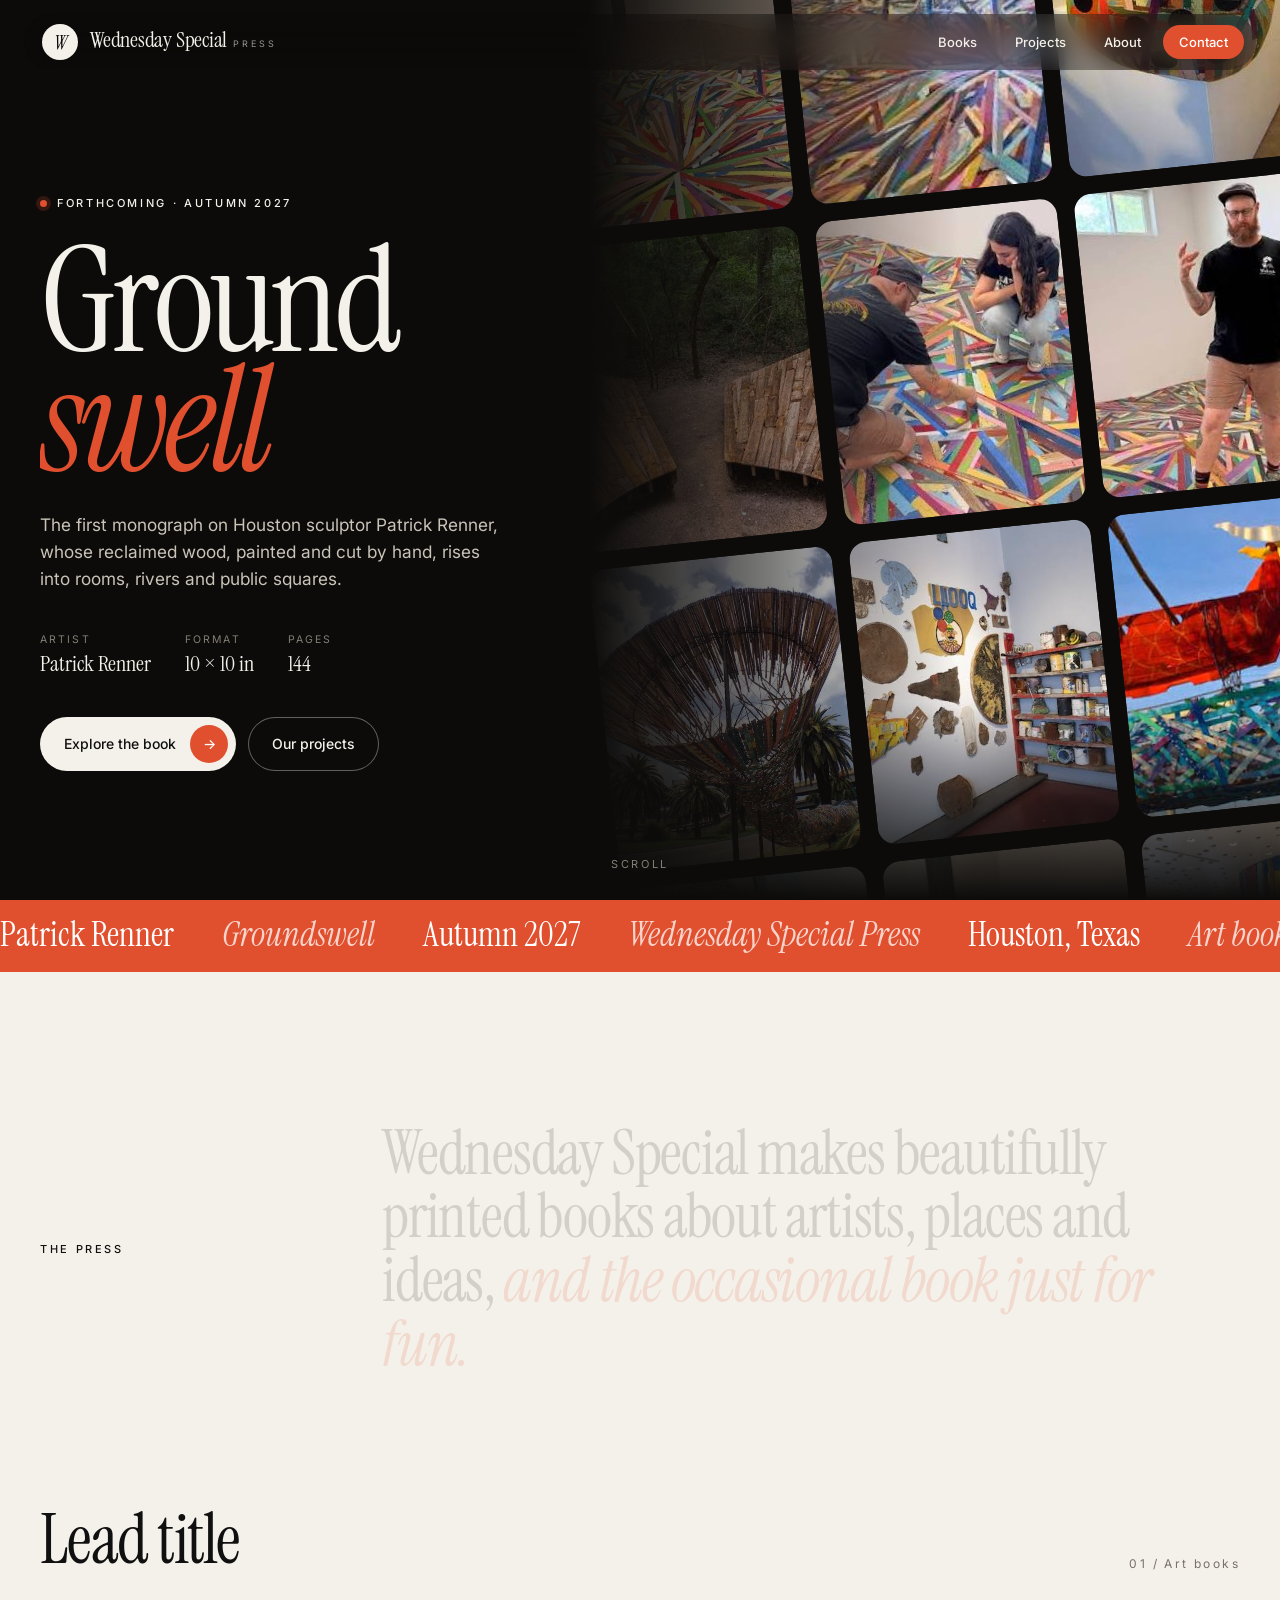
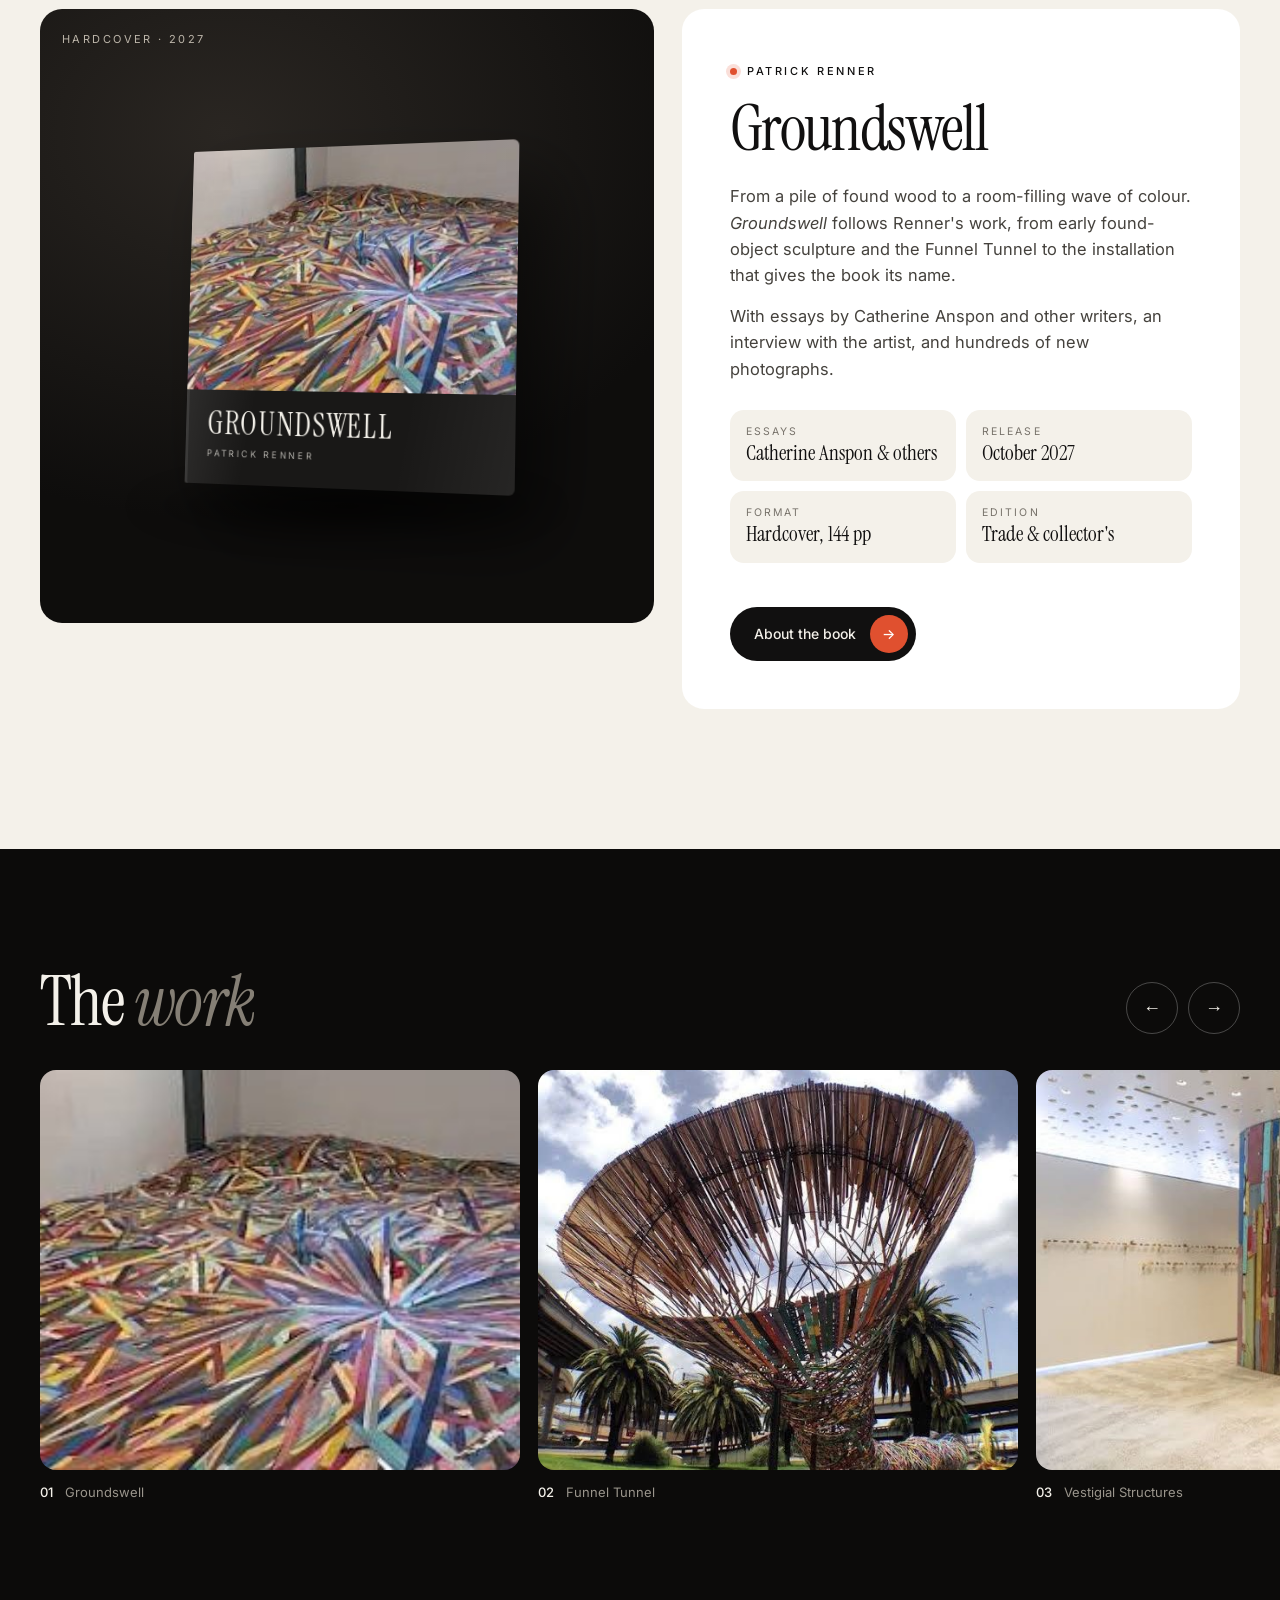
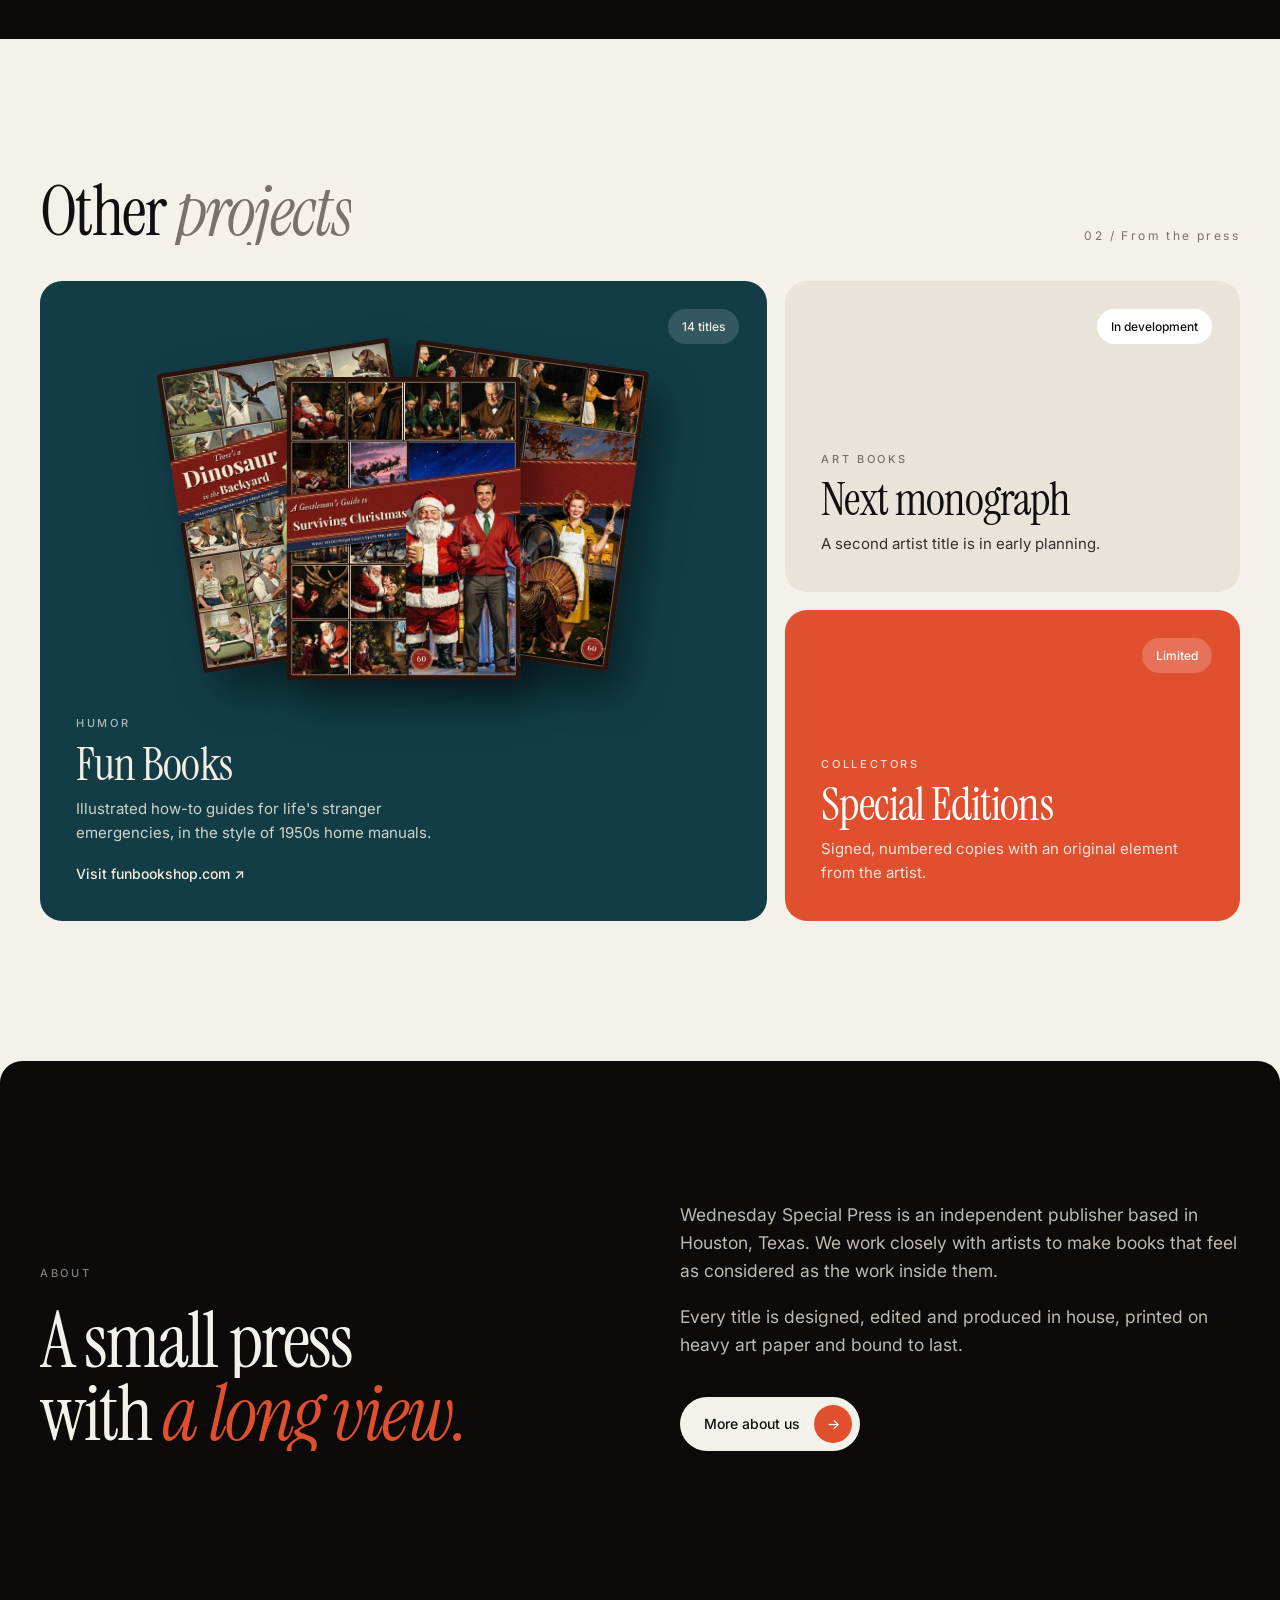
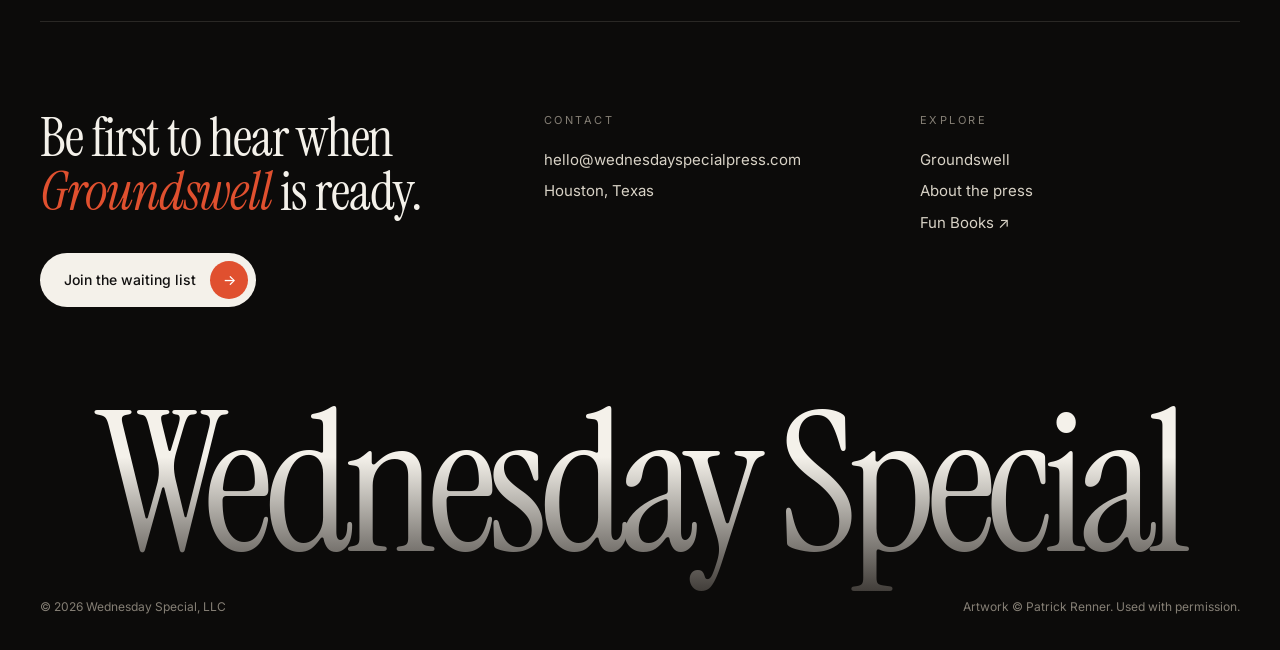
<file: index.html>
<!doctype html><html lang="en"><head><meta charset="utf-8"><meta name="viewport" content="width=device-width,initial-scale=1">
<title>Wednesday Special Press</title><meta name="description" content="Independent art book publisher in Houston, Texas. Lead title: Groundswell by Patrick Renner, autumn 2027."><meta name="theme-color" content="#0C0B0A">
<meta property="og:title" content="Wednesday Special Press"><meta property="og:description" content="Independent art book publisher in Houston, Texas. Lead title: Groundswell by Patrick Renner, autumn 2027."><meta property="og:image" content="https://wednesdayspecialpress.com/assets/img/groundswell-room.jpg">
<script>document.documentElement.classList.add('js')</script>
<link rel="icon" href="assets/favicon.svg"><link rel="preconnect" href="https://fonts.googleapis.com"><link rel="preconnect" href="https://fonts.gstatic.com" crossorigin><link href="https://fonts.googleapis.com/css2?family=Instrument+Serif:ital@0;1&family=Inter:wght@300;400;500;600&display=swap" rel="stylesheet"><link rel="stylesheet" href="assets/style.css"></head><body>
<header class="hdr"><div class="bar"><a class="logo" href="./" aria-label="Wednesday Special Press, home"><span class="mark"><i>W</i></span><span><b>Wednesday Special</b><small>Press</small></span></a><ul><li><a href="groundswell/"><span>Books</span></a></li><li><a href="#projects"><span>Projects</span></a></li><li><a href="about/"><span>About</span></a></li><li><a href="contact/"><span>Contact</span></a></li></ul><button class="burger" data-menu>Menu</button></div></header>
<div class="mobile-menu" id="mm"><div class="top"><a class="logo" href="./" aria-label="Wednesday Special Press, home"><span class="mark"><i>W</i></span><span><b>Wednesday Special</b><small>Press</small></span></a><button class="burger" data-menu>Close</button></div><ul><li><a href="./">Home</a></li><li><a href="groundswell/">Books</a></li><li><a href="#projects">Projects</a></li><li><a href="about/">About</a></li><li><a href="contact/">Contact</a></li></ul><div class="mfoot">hello@wednesdayspecialpress.com<br>Houston, Texas</div></div>
<main><section class="hero" data-dark><div class="wall" aria-hidden="true"><div class="col"><img src="assets/img/groundswell-room.jpg" alt=""><img src="assets/img/forest-benches.jpg" alt=""><img src="assets/img/funnel-tunnel.jpg" alt=""><img src="assets/img/canopy-portrait.jpg" alt=""><img src="assets/img/groundswell-room.jpg" alt=""><img src="assets/img/forest-benches.jpg" alt=""><img src="assets/img/funnel-tunnel.jpg" alt=""><img src="assets/img/canopy-portrait.jpg" alt=""></div><div class="col"><img src="assets/img/groundswell-wide.jpg" alt=""><img src="assets/img/groundswell-making.jpg" alt=""><img src="assets/img/studio-wall.jpg" alt=""><img src="assets/img/groundswell-floor.jpg" alt=""><img src="assets/img/groundswell-wide.jpg" alt=""><img src="assets/img/groundswell-making.jpg" alt=""><img src="assets/img/studio-wall.jpg" alt=""><img src="assets/img/groundswell-floor.jpg" alt=""></div><div class="col"><img src="assets/img/dotted-form.jpg" alt=""><img src="assets/img/groundswell-artist.jpg" alt=""><img src="assets/img/dragon.jpg" alt=""><img src="assets/img/vestigial-column.jpg" alt=""><img src="assets/img/dotted-form.jpg" alt=""><img src="assets/img/groundswell-artist.jpg" alt=""><img src="assets/img/dragon.jpg" alt=""><img src="assets/img/vestigial-column.jpg" alt=""></div></div>
<div class="copy"><span class="eyebrow dot rv">Forthcoming · Autumn 2027</span>
<h1 class="split"><span class="ln"><span>Ground</span></span><span class="ln"><span><i>swell</i></span></span></h1>
<p class="lede rv d1">The first monograph on Houston sculptor Patrick Renner, whose reclaimed wood, painted and cut by hand, rises into rooms, rivers and public squares.</p>
<div class="meta rv d2"><div><span>Artist</span><b>Patrick Renner</b></div><div><span>Format</span><b>10 × 10 in</b></div><div><span>Pages</span><b>144</b></div></div>
<div class="btns rv d3"><a class="btn light" href="groundswell/">Explore the book <span class="ar">→</span></a><a class="btn ghost" href="#projects">Our projects</a></div></div>
<span class="scrollcue">Scroll</span></section>
<div class="ticker" aria-hidden="true"><div><span>Patrick Renner</span> <span>Groundswell</span> <span>Autumn 2027</span> <span>Wednesday Special Press</span> <span>Houston, Texas</span> <span>Art books</span> <span>and the occasional book just for fun</span> <span>Patrick Renner</span> <span>Groundswell</span> <span>Autumn 2027</span> <span>Wednesday Special Press</span> <span>Houston, Texas</span> <span>Art books</span> <span>and the occasional book just for fun</span></div></div>
<div class="wrap"><section class="statement"><span class="eyebrow rv">The Press</span>
<h2 data-words>Wednesday Special makes beautifully printed books about artists, places and ideas, <i>and the occasional book just for fun.</i></h2></section>
<div class="sec-head"><h3 class="split"><span class="ln"><span>Lead title</span></span></h3><span class="num rv">01 / Art books</span></div>
<section class="feature"><a class="bookstage rv" href="groundswell/" aria-label="Groundswell"><span class="stage-tag">Hardcover · 2027</span><div class="book"><img src="assets/img/groundswell-star.jpg" alt=""><div class="t"><b>GROUNDSWELL</b><span>Patrick Renner</span></div></div></a>
<div class="fcard rv d1"><div><span class="eyebrow dot">Patrick Renner</span><h4>Groundswell</h4>
<p>From a pile of found wood to a room-filling wave of colour. <i>Groundswell</i> follows Renner's work, from early found-object sculpture and the Funnel Tunnel to the installation that gives the book its name.</p>
<p>With essays by Catherine Anspon and other writers, an interview with the artist, and hundreds of new photographs.</p>
<div class="specs"><div><span>Essays</span><b>Catherine Anspon &amp; others</b></div><div><span>Release</span><b>October 2027</b></div><div><span>Format</span><b>Hardcover, 144 pp</b></div><div><span>Edition</span><b>Trade &amp; collector's</b></div></div></div>
<div class="btns"><a class="btn" href="groundswell/">About the book <span class="ar">→</span></a></div></div></section></div>
<section class="hscroll" data-track><div class="wrap"><div class="sec-head"><h3 class="split"><span class="ln"><span>The <i>work</i></span></span></h3><div class="hnav"><button data-dir="-1" aria-label="Previous">←</button><button data-dir="1" aria-label="Next">→</button></div></div></div>
<div class="track"><figure><img src="assets/img/groundswell-wide.jpg" alt="Groundswell" loading="lazy" draggable="false"><figcaption><b>01</b>Groundswell</figcaption></figure><figure><img src="assets/img/funnel-tunnel.jpg" alt="Funnel Tunnel" loading="lazy" draggable="false"><figcaption><b>02</b>Funnel Tunnel</figcaption></figure><figure><img src="assets/img/vestigial-column.jpg" alt="Vestigial Structures" loading="lazy" draggable="false"><figcaption><b>03</b>Vestigial Structures</figcaption></figure><figure><img src="assets/img/canopy-portrait.jpg" alt="Woven canopy" loading="lazy" draggable="false"><figcaption><b>04</b>Woven canopy</figcaption></figure><figure><img src="assets/img/head-sculpture.jpg" alt="Found-object head" loading="lazy" draggable="false"><figcaption><b>05</b>Found-object head</figcaption></figure><figure><img src="assets/img/forest-benches.jpg" alt="Benches in the woods" loading="lazy" draggable="false"><figcaption><b>06</b>Benches in the woods</figcaption></figure><figure><img src="assets/img/dragon.jpg" alt="Parade sculpture" loading="lazy" draggable="false"><figcaption><b>07</b>Parade sculpture</figcaption></figure><figure><img src="assets/img/round-1.jpg" alt="Wall piece" loading="lazy" draggable="false"><figcaption><b>08</b>Wall piece</figcaption></figure><figure><img src="assets/img/studio-wall.jpg" alt="Studio wall" loading="lazy" draggable="false"><figcaption><b>09</b>Studio wall</figcaption></figure><figure><img src="assets/img/groundswell-artist.jpg" alt="Inside Groundswell" loading="lazy" draggable="false"><figcaption><b>10</b>Inside Groundswell</figcaption></figure></div></section>
<section class="projects-sec" id="projects"><div class="wrap"><div class="sec-head"><h3 class="split"><span class="ln"><span>Other <i>projects</i></span></span></h3><span class="num rv">02 / From the press</span></div>
<div class="bento"><a class="tile fun rv" href="https://funbookshop.com"><span class="pill">14 titles</span><div class="fan"><img src="assets/img/funbooks-1.jpg" alt=""><img src="assets/img/funbooks-2.jpg" alt=""><img src="assets/img/funbooks-3.jpg" alt=""></div>
<span class="eyebrow" style="opacity:.7">Humor</span><h5>Fun Books</h5><p>Illustrated how-to guides for life's stranger emergencies, in the style of 1950s home manuals.</p><span class="go">Visit funbookshop.com ↗</span></a>
<div class="tile soft rv d1"><span class="pill">In development</span><span class="eyebrow" style="color:var(--mute)">Art books</span><h5>Next monograph</h5><p>A second artist title is in early planning.</p></div>
<div class="tile acc rv d2"><span class="pill">Limited</span><span class="eyebrow" style="opacity:.8">Collectors</span><h5>Special Editions</h5><p>Signed, numbered copies with an original element from the artist.</p></div></div></div></section>
<section class="about"><div class="wrap"><div><span class="eyebrow rv" style="color:#857F75">About</span><h3 class="split" style="margin-top:20px"><span class="ln"><span>A small press</span></span><span class="ln"><span>with <i>a long view.</i></span></span></h3></div>
<div class="rv d1"><p>Wednesday Special Press is an independent publisher based in Houston, Texas. We work closely with artists to make books that feel as considered as the work inside them.</p><p>Every title is designed, edited and produced in house, printed on heavy art paper and bound to last.</p><div class="btns"><a class="btn light" href="about/">More about us <span class="ar">→</span></a></div></div></div></section></main>
<footer><div class="wrap"><div class="cta"><div class="rv"><h6>Be first to hear when<br><i>Groundswell</i> is ready.</h6><a class="btn light" style="margin-top:26px" href="mailto:hello@wednesdayspecialpress.com?subject=Groundswell%20waiting%20list">Join the waiting list <span class="ar">→</span></a></div>
<div class="rv d1"><span class="lab">Contact</span><ul><li><a href="mailto:hello@wednesdayspecialpress.com">hello@wednesdayspecialpress.com</a></li><li>Houston, Texas</li></ul></div>
<div class="rv d2"><span class="lab">Explore</span><ul><li><a href="groundswell/">Groundswell</a></li><li><a href="about/">About the press</a></li><li><a href="https://funbookshop.com">Fun Books ↗</a></li></ul></div></div>
<div class="giant" aria-hidden="true">Wednesday Special</div>
<div class="base"><span>© 2026 Wednesday Special, LLC</span><span>Artwork © Patrick Renner. Used with permission.</span></div></div></footer>
<script src="assets/site.js"></script></body></html>
</file>
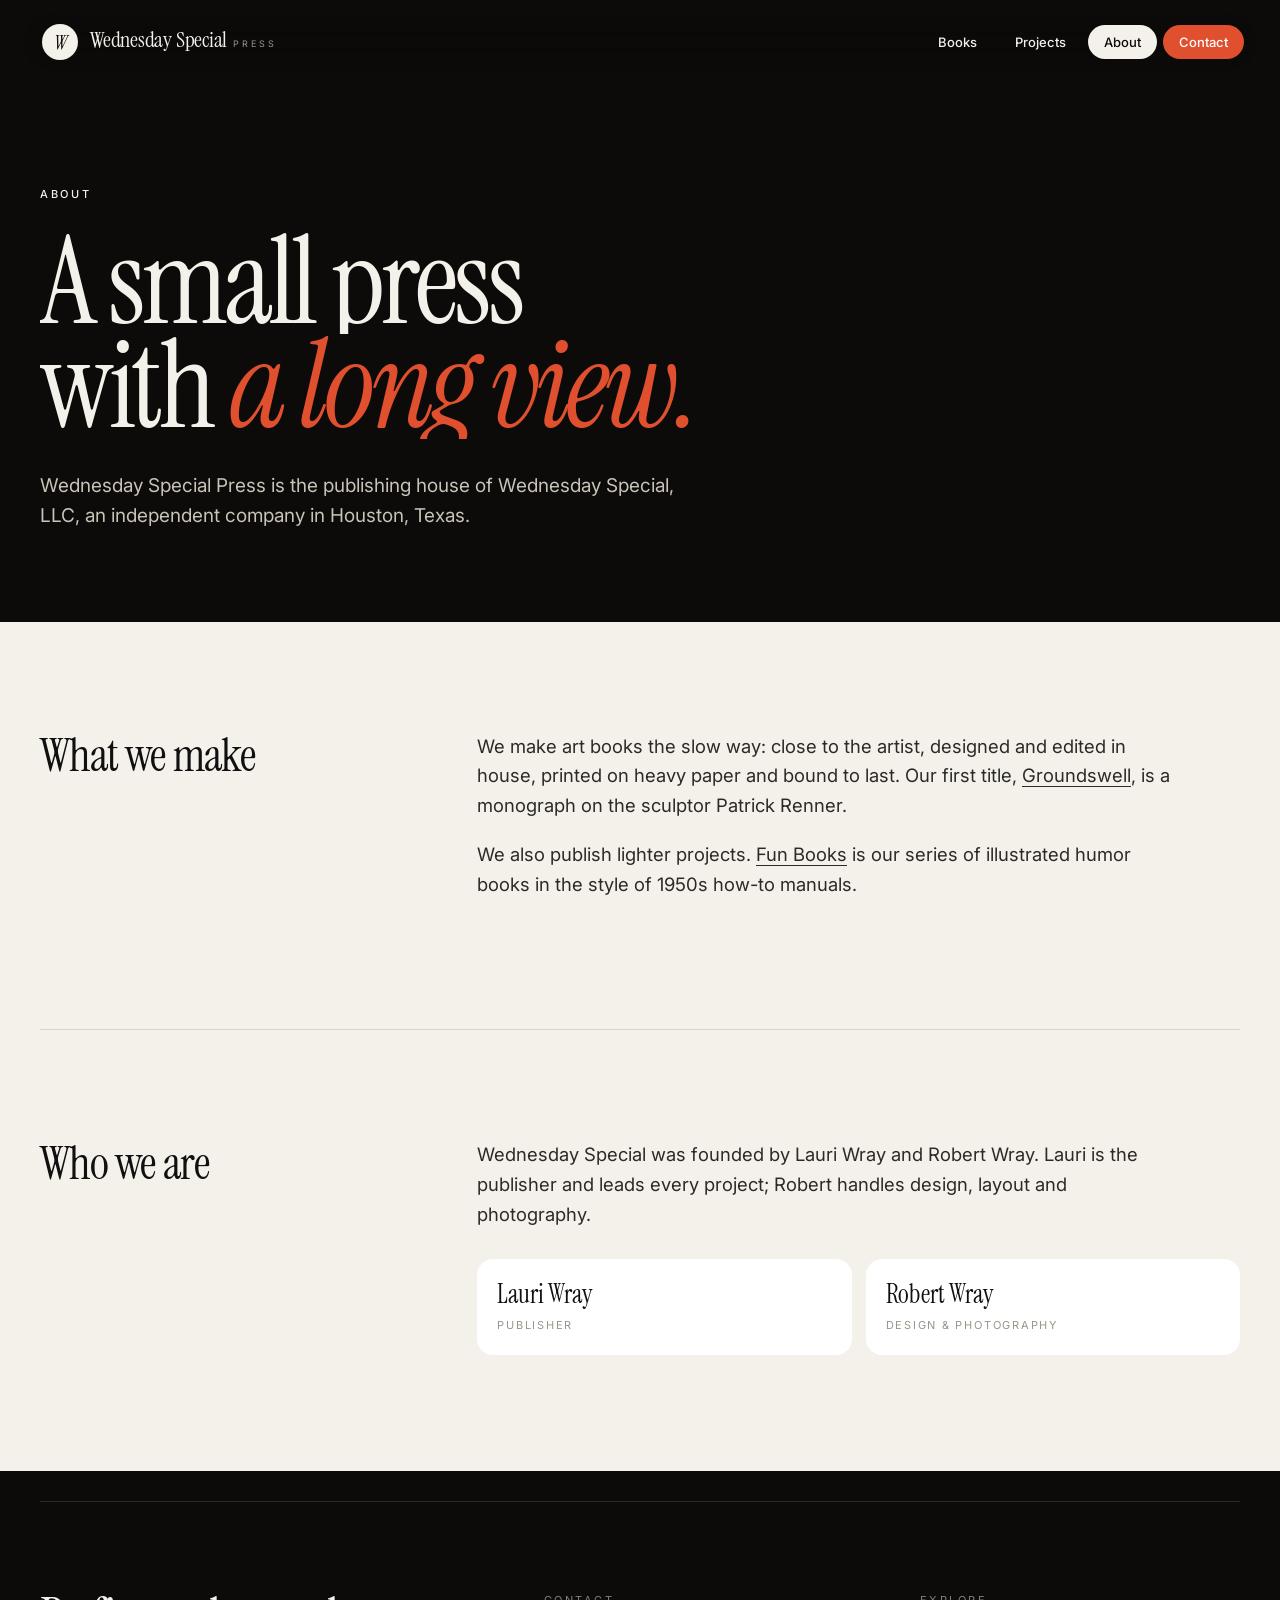
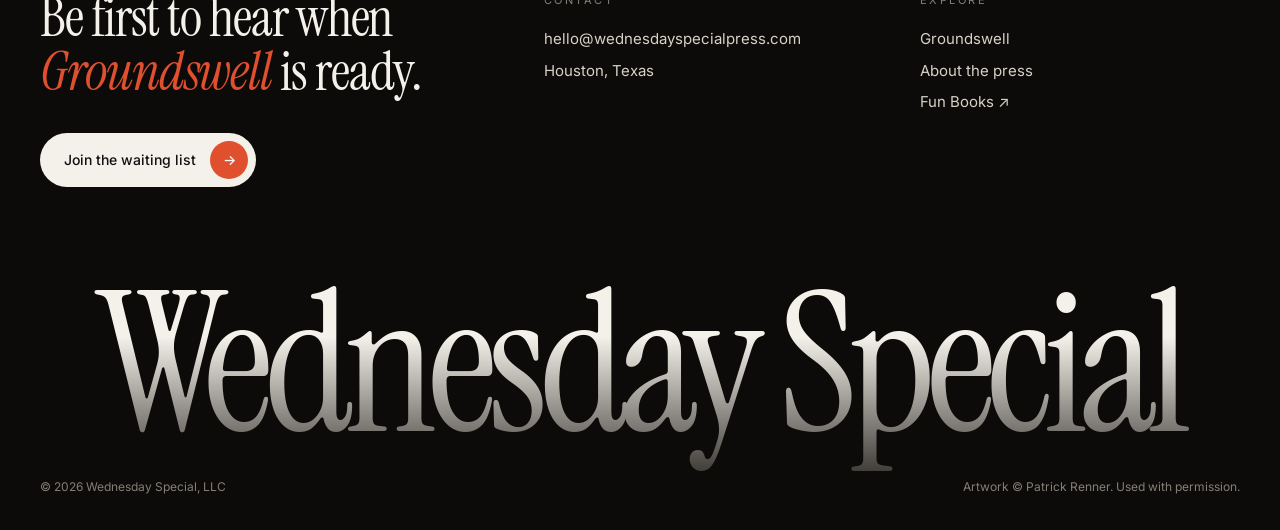
<file: about/index.html>
<!doctype html><html lang="en"><head><meta charset="utf-8"><meta name="viewport" content="width=device-width,initial-scale=1">
<title>About · Wednesday Special Press</title><meta name="description" content="About Wednesday Special Press, an independent art book publisher in Houston, Texas."><meta name="theme-color" content="#0C0B0A">
<meta property="og:title" content="About · Wednesday Special Press"><meta property="og:description" content="About Wednesday Special Press, an independent art book publisher in Houston, Texas."><meta property="og:image" content="https://wednesdayspecialpress.com/assets/img/groundswell-room.jpg">
<script>document.documentElement.classList.add('js')</script>
<link rel="icon" href="../assets/favicon.svg"><link rel="preconnect" href="https://fonts.googleapis.com"><link rel="preconnect" href="https://fonts.gstatic.com" crossorigin><link href="https://fonts.googleapis.com/css2?family=Instrument+Serif:ital@0;1&family=Inter:wght@300;400;500;600&display=swap" rel="stylesheet"><link rel="stylesheet" href="../assets/style.css"></head><body>
<header class="hdr"><div class="bar"><a class="logo" href="../" aria-label="Wednesday Special Press, home"><span class="mark"><i>W</i></span><span><b>Wednesday Special</b><small>Press</small></span></a><ul><li><a href="../groundswell/"><span>Books</span></a></li><li><a href="../index.html#projects"><span>Projects</span></a></li><li><a href="../about/" class=on><span>About</span></a></li><li><a href="../contact/"><span>Contact</span></a></li></ul><button class="burger" data-menu>Menu</button></div></header>
<div class="mobile-menu" id="mm"><div class="top"><a class="logo" href="../" aria-label="Wednesday Special Press, home"><span class="mark"><i>W</i></span><span><b>Wednesday Special</b><small>Press</small></span></a><button class="burger" data-menu>Close</button></div><ul><li><a href="../">Home</a></li><li><a href="../groundswell/">Books</a></li><li><a href="../index.html#projects">Projects</a></li><li><a href="../about/">About</a></li><li><a href="../contact/">Contact</a></li></ul><div class="mfoot">hello@wednesdayspecialpress.com<br>Houston, Texas</div></div>
<main><section class="page-hero" data-dark><div class="wrap"><span class="eyebrow rv">About</span><h1 class="split"><span class="ln"><span>A small press</span></span><span class="ln"><span>with <i>a long view.</i></span></span></h1>
<p class="rv d1">Wednesday Special Press is the publishing house of Wednesday Special, LLC, an independent company in Houston, Texas.</p></div></section>
<div class="wrap"><section class="prose"><h3 class="rv">What we make</h3><div class="rv d1"><p>We make art books the slow way: close to the artist, designed and edited in house, printed on heavy paper and bound to last. Our first title, <a class="u" href="../groundswell/">Groundswell</a>, is a monograph on the sculptor Patrick Renner.</p>
<p>We also publish lighter projects. <a class="u" href="https://funbookshop.com">Fun Books</a> is our series of illustrated humor books in the style of 1950s how-to manuals.</p></div></section>
<section class="prose light-people"><h3 class="rv">Who we are</h3><div class="rv d1"><p>Wednesday Special was founded by Lauri Wray and Robert Wray. Lauri is the publisher and leads every project; Robert handles design, layout and photography.</p><div class="people"><div><b>Lauri Wray</b><span>Publisher</span></div><div><b>Robert Wray</b><span>Design &amp; Photography</span></div></div></div></section></div></main>
<footer><div class="wrap"><div class="cta"><div class="rv"><h6>Be first to hear when<br><i>Groundswell</i> is ready.</h6><a class="btn light" style="margin-top:26px" href="mailto:hello@wednesdayspecialpress.com?subject=Groundswell%20waiting%20list">Join the waiting list <span class="ar">→</span></a></div>
<div class="rv d1"><span class="lab">Contact</span><ul><li><a href="mailto:hello@wednesdayspecialpress.com">hello@wednesdayspecialpress.com</a></li><li>Houston, Texas</li></ul></div>
<div class="rv d2"><span class="lab">Explore</span><ul><li><a href="../groundswell/">Groundswell</a></li><li><a href="../about/">About the press</a></li><li><a href="https://funbookshop.com">Fun Books ↗</a></li></ul></div></div>
<div class="giant" aria-hidden="true">Wednesday Special</div>
<div class="base"><span>© 2026 Wednesday Special, LLC</span><span>Artwork © Patrick Renner. Used with permission.</span></div></div></footer>
<script src="../assets/site.js"></script></body></html>
</file>
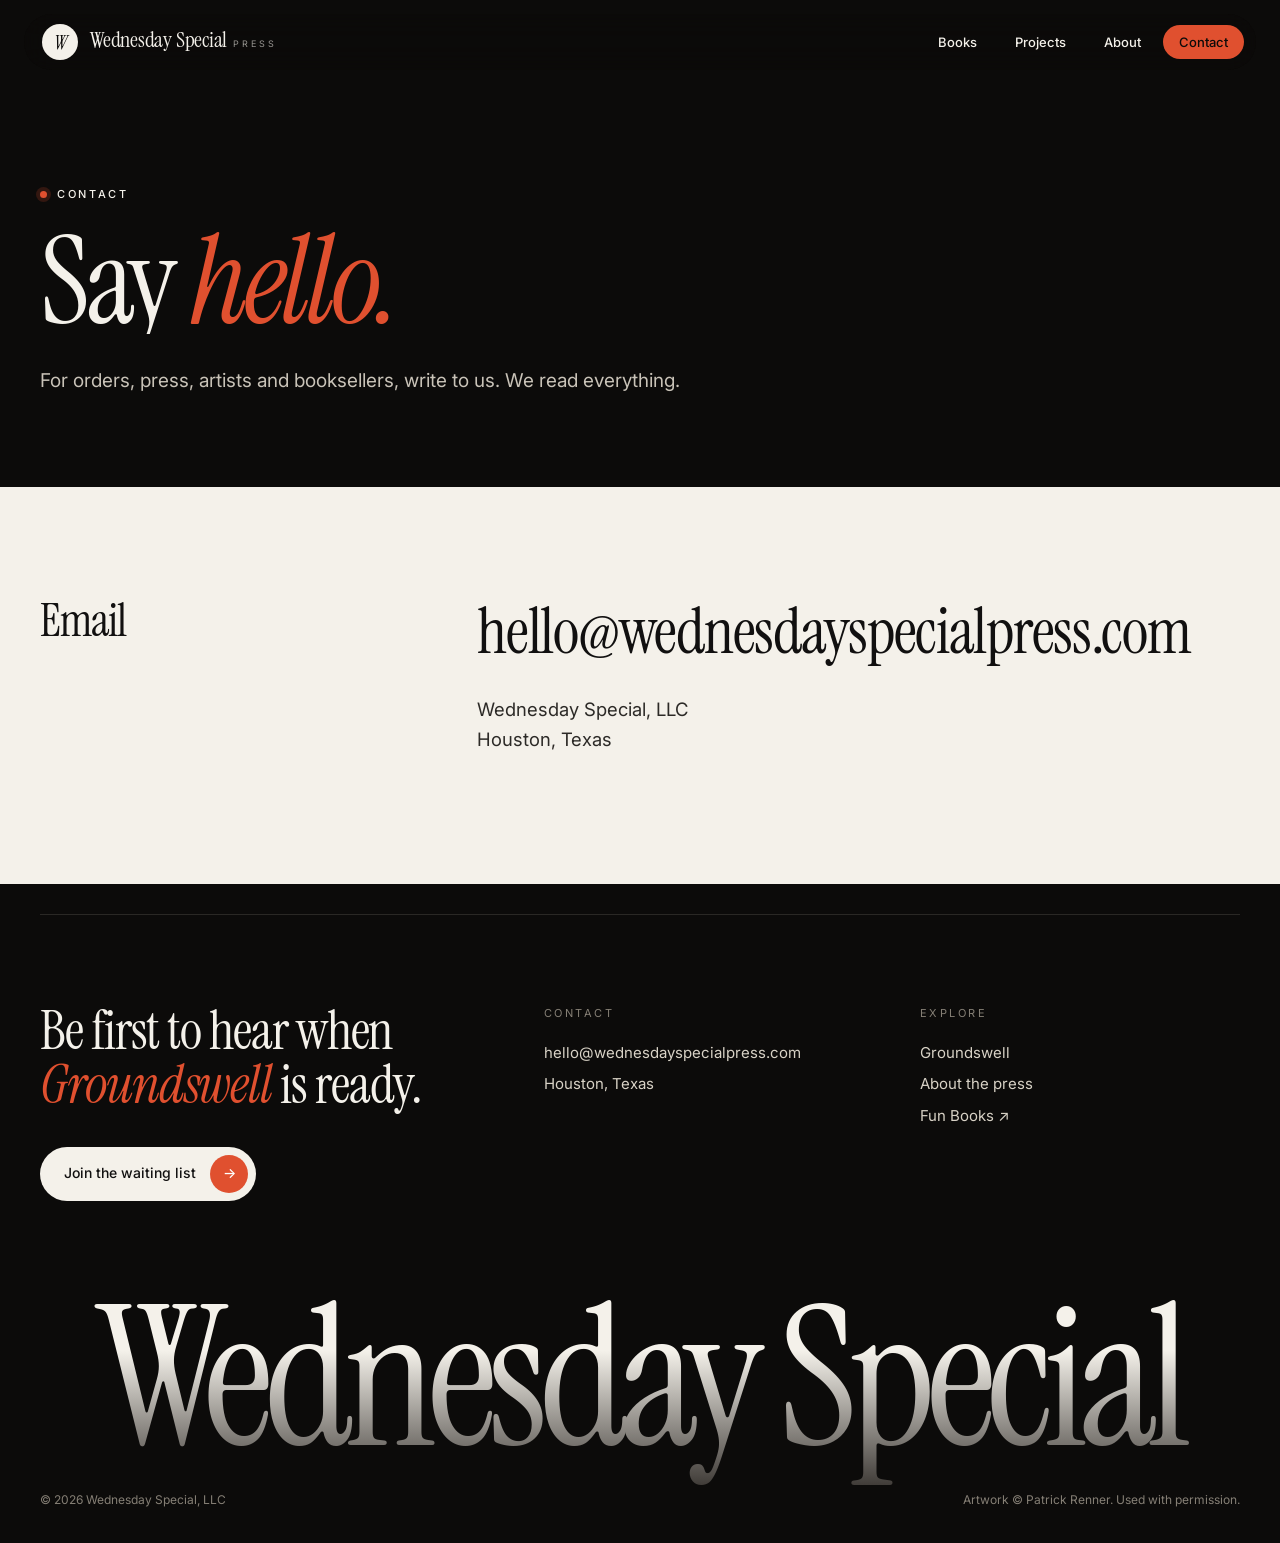
<file: contact/index.html>
<!doctype html><html lang="en"><head><meta charset="utf-8"><meta name="viewport" content="width=device-width,initial-scale=1">
<title>Contact · Wednesday Special Press</title><meta name="description" content="Contact Wednesday Special Press."><meta name="theme-color" content="#0C0B0A">
<meta property="og:title" content="Contact · Wednesday Special Press"><meta property="og:description" content="Contact Wednesday Special Press."><meta property="og:image" content="https://wednesdayspecialpress.com/assets/img/groundswell-room.jpg">
<script>document.documentElement.classList.add('js')</script>
<link rel="icon" href="../assets/favicon.svg"><link rel="preconnect" href="https://fonts.googleapis.com"><link rel="preconnect" href="https://fonts.gstatic.com" crossorigin><link href="https://fonts.googleapis.com/css2?family=Instrument+Serif:ital@0;1&family=Inter:wght@300;400;500;600&display=swap" rel="stylesheet"><link rel="stylesheet" href="../assets/style.css"></head><body>
<header class="hdr"><div class="bar"><a class="logo" href="../" aria-label="Wednesday Special Press, home"><span class="mark"><i>W</i></span><span><b>Wednesday Special</b><small>Press</small></span></a><ul><li><a href="../groundswell/"><span>Books</span></a></li><li><a href="../index.html#projects"><span>Projects</span></a></li><li><a href="../about/"><span>About</span></a></li><li><a href="../contact/" class=on><span>Contact</span></a></li></ul><button class="burger" data-menu>Menu</button></div></header>
<div class="mobile-menu" id="mm"><div class="top"><a class="logo" href="../" aria-label="Wednesday Special Press, home"><span class="mark"><i>W</i></span><span><b>Wednesday Special</b><small>Press</small></span></a><button class="burger" data-menu>Close</button></div><ul><li><a href="../">Home</a></li><li><a href="../groundswell/">Books</a></li><li><a href="../index.html#projects">Projects</a></li><li><a href="../about/">About</a></li><li><a href="../contact/">Contact</a></li></ul><div class="mfoot">hello@wednesdayspecialpress.com<br>Houston, Texas</div></div>
<main><section class="page-hero" data-dark><div class="wrap"><span class="eyebrow dot rv">Contact</span><h1 class="split"><span class="ln"><span>Say <i>hello.</i></span></span></h1>
<p class="rv d1">For orders, press, artists and booksellers, write to us. We read everything.</p></div></section>
<div class="wrap"><section class="prose"><h3 class="rv">Email</h3><div class="rv d1"><a class="contact-big" href="mailto:hello@wednesdayspecialpress.com">hello@wednesdayspecialpress.com</a><p style="margin-top:28px">Wednesday Special, LLC<br>Houston, Texas</p></div></section></div></main>
<footer><div class="wrap"><div class="cta"><div class="rv"><h6>Be first to hear when<br><i>Groundswell</i> is ready.</h6><a class="btn light" style="margin-top:26px" href="mailto:hello@wednesdayspecialpress.com?subject=Groundswell%20waiting%20list">Join the waiting list <span class="ar">→</span></a></div>
<div class="rv d1"><span class="lab">Contact</span><ul><li><a href="mailto:hello@wednesdayspecialpress.com">hello@wednesdayspecialpress.com</a></li><li>Houston, Texas</li></ul></div>
<div class="rv d2"><span class="lab">Explore</span><ul><li><a href="../groundswell/">Groundswell</a></li><li><a href="../about/">About the press</a></li><li><a href="https://funbookshop.com">Fun Books ↗</a></li></ul></div></div>
<div class="giant" aria-hidden="true">Wednesday Special</div>
<div class="base"><span>© 2026 Wednesday Special, LLC</span><span>Artwork © Patrick Renner. Used with permission.</span></div></div></footer>
<script src="../assets/site.js"></script></body></html>
</file>
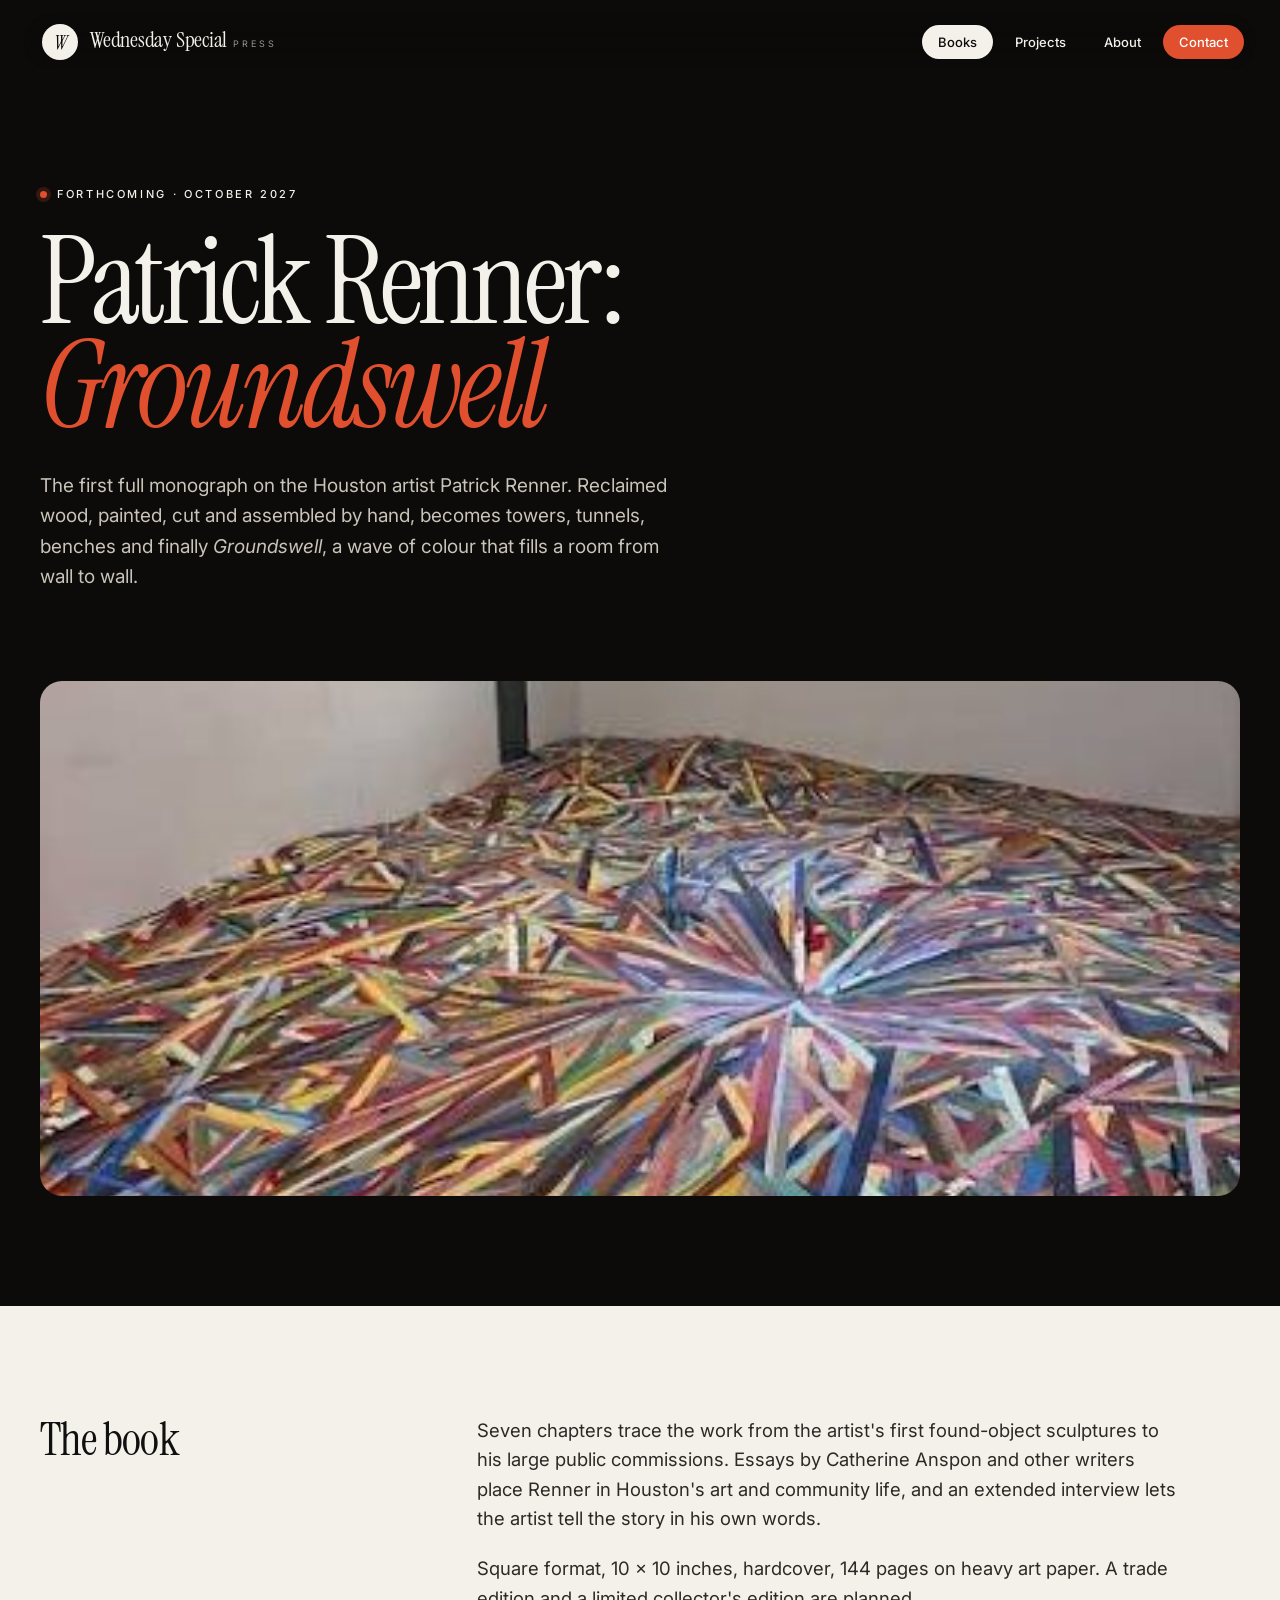
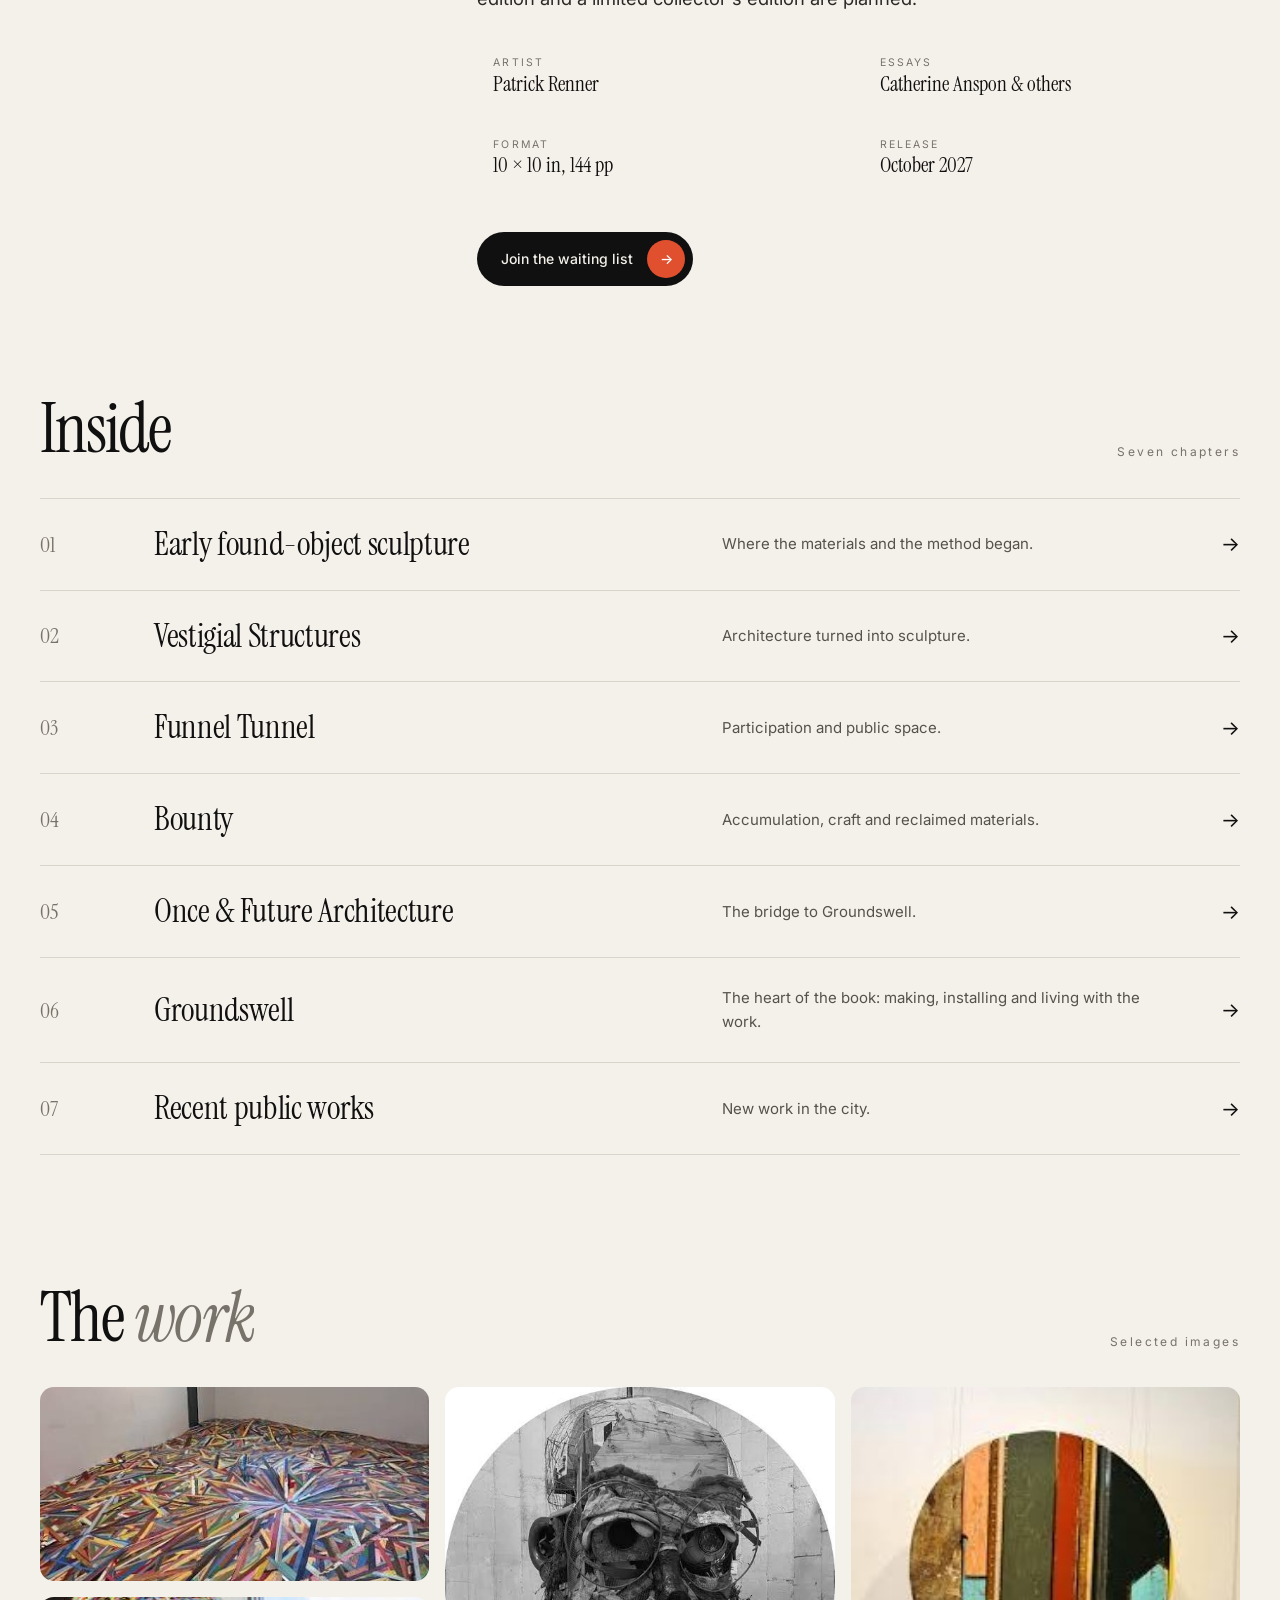
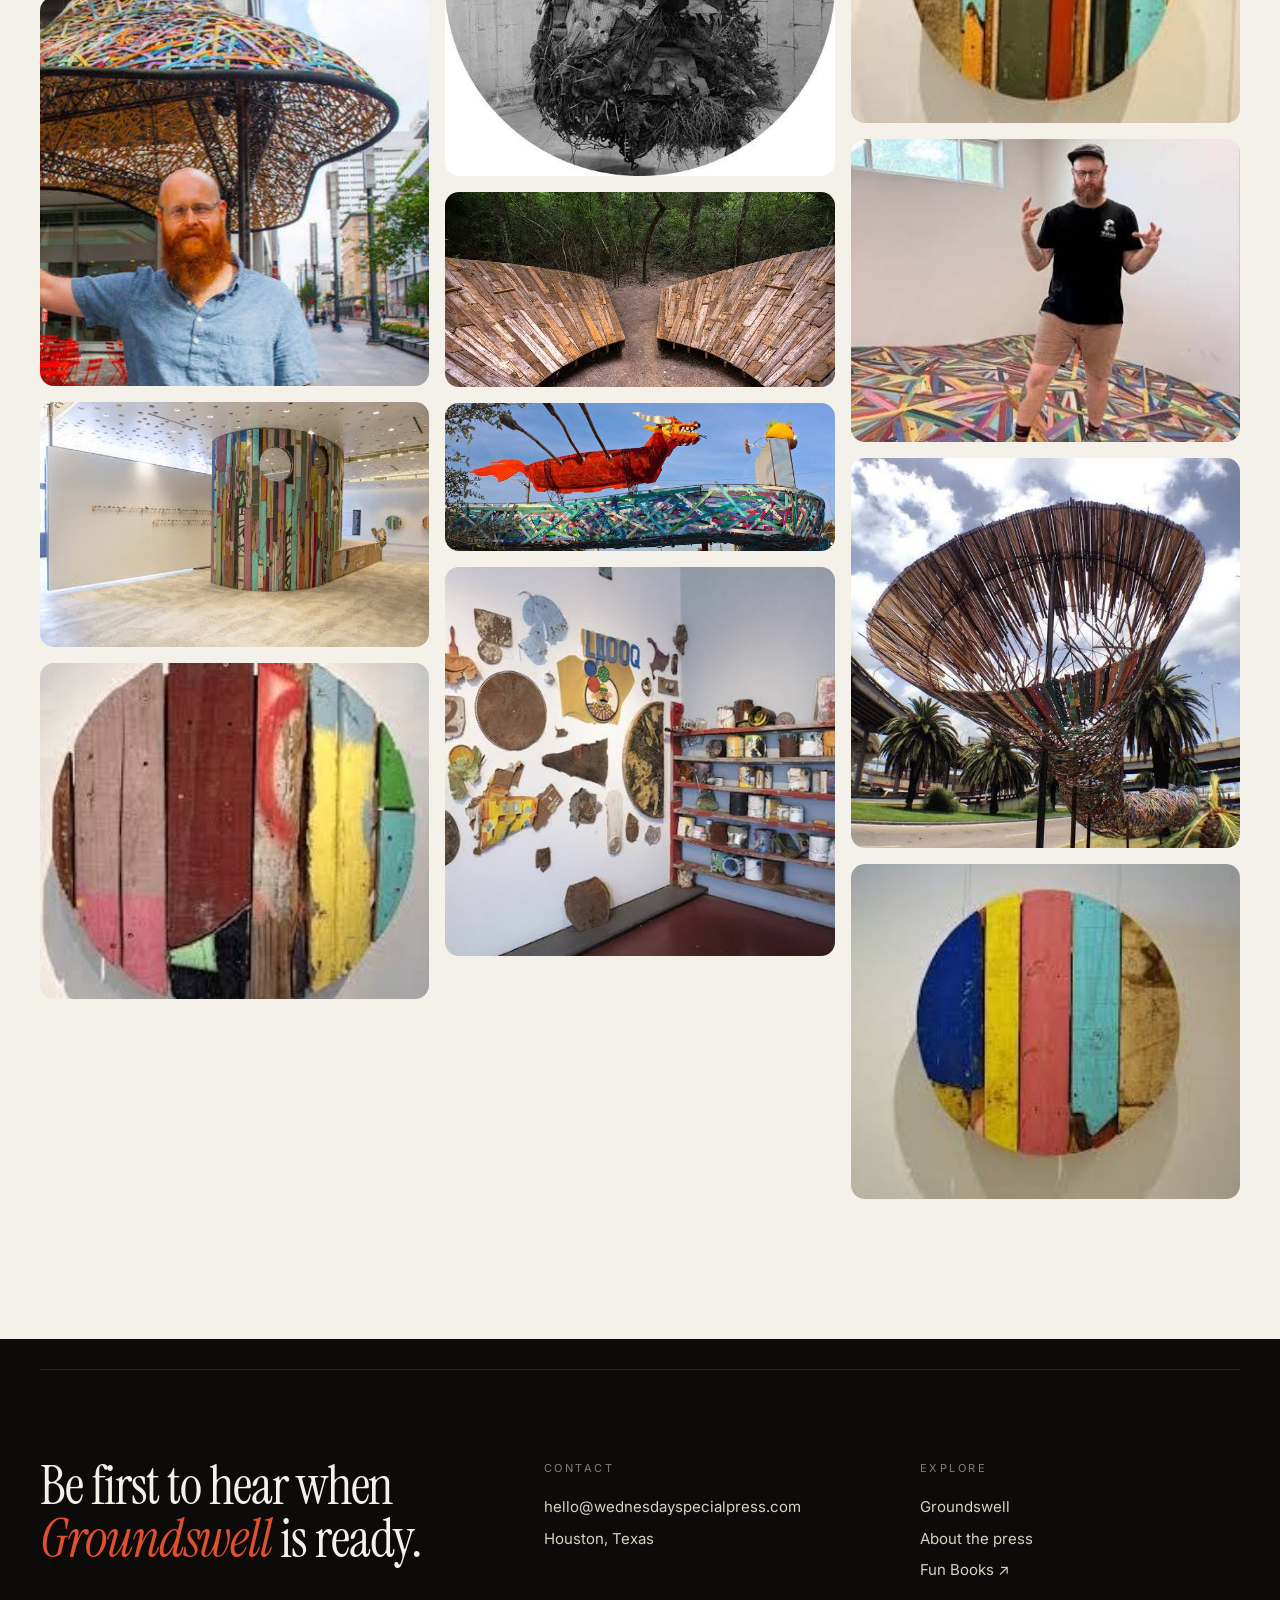
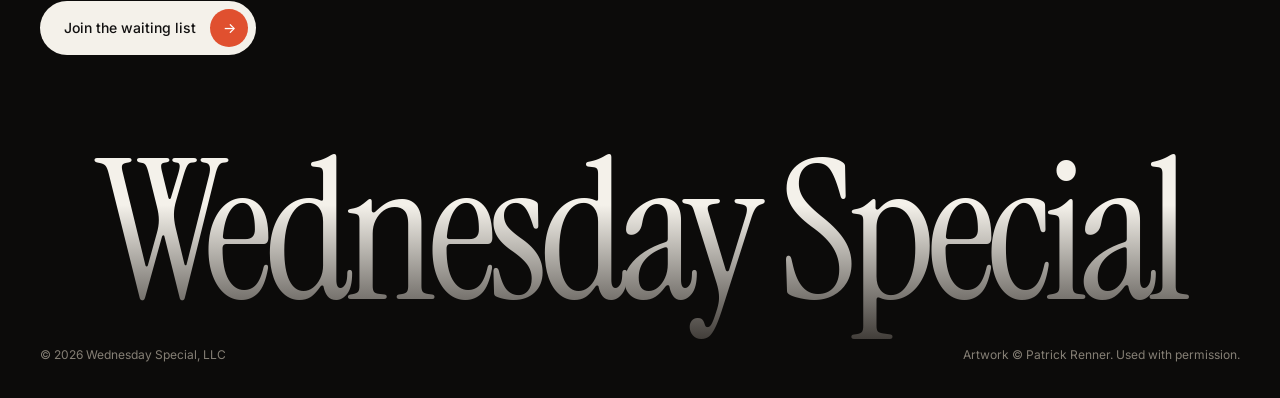
<file: groundswell/index.html>
<!doctype html><html lang="en"><head><meta charset="utf-8"><meta name="viewport" content="width=device-width,initial-scale=1">
<title>Groundswell · Patrick Renner · Wednesday Special Press</title><meta name="description" content="The first monograph on Houston sculptor Patrick Renner. Hardcover, 144 pages, October 2027."><meta name="theme-color" content="#0C0B0A">
<meta property="og:title" content="Groundswell · Patrick Renner · Wednesday Special Press"><meta property="og:description" content="The first monograph on Houston sculptor Patrick Renner. Hardcover, 144 pages, October 2027."><meta property="og:image" content="https://wednesdayspecialpress.com/assets/img/groundswell-room.jpg">
<script>document.documentElement.classList.add('js')</script>
<link rel="icon" href="../assets/favicon.svg"><link rel="preconnect" href="https://fonts.googleapis.com"><link rel="preconnect" href="https://fonts.gstatic.com" crossorigin><link href="https://fonts.googleapis.com/css2?family=Instrument+Serif:ital@0;1&family=Inter:wght@300;400;500;600&display=swap" rel="stylesheet"><link rel="stylesheet" href="../assets/style.css"></head><body>
<header class="hdr"><div class="bar"><a class="logo" href="../" aria-label="Wednesday Special Press, home"><span class="mark"><i>W</i></span><span><b>Wednesday Special</b><small>Press</small></span></a><ul><li><a href="../groundswell/" class=on><span>Books</span></a></li><li><a href="../index.html#projects"><span>Projects</span></a></li><li><a href="../about/"><span>About</span></a></li><li><a href="../contact/"><span>Contact</span></a></li></ul><button class="burger" data-menu>Menu</button></div></header>
<div class="mobile-menu" id="mm"><div class="top"><a class="logo" href="../" aria-label="Wednesday Special Press, home"><span class="mark"><i>W</i></span><span><b>Wednesday Special</b><small>Press</small></span></a><button class="burger" data-menu>Close</button></div><ul><li><a href="../">Home</a></li><li><a href="../groundswell/">Books</a></li><li><a href="../index.html#projects">Projects</a></li><li><a href="../about/">About</a></li><li><a href="../contact/">Contact</a></li></ul><div class="mfoot">hello@wednesdayspecialpress.com<br>Houston, Texas</div></div>
<main><section class="page-hero" data-dark><div class="wrap"><span class="eyebrow dot rv">Forthcoming · October 2027</span><h1 class="split"><span class="ln"><span>Patrick Renner:</span></span><span class="ln"><span><i>Groundswell</i></span></span></h1>
<p class="rv d1">The first full monograph on the Houston artist Patrick Renner. Reclaimed wood, painted, cut and assembled by hand, becomes towers, tunnels, benches and finally <i>Groundswell</i>, a wave of colour that fills a room from wall to wall.</p></div></section>
<div class="bleed"><div class="wrap"><img class="rv" src="../assets/img/groundswell-star.jpg" alt="Groundswell"></div></div>
<div class="wrap"><section class="prose"><h3 class="rv">The book</h3><div class="rv d1"><p>Seven chapters trace the work from the artist's first found-object sculptures to his large public commissions. Essays by Catherine Anspon and other writers place Renner in Houston's art and community life, and an extended interview lets the artist tell the story in his own words.</p><p>Square format, 10 × 10 inches, hardcover, 144 pages on heavy art paper. A trade edition and a limited collector's edition are planned.</p>
<div class="specs"><div><span>Artist</span><b>Patrick Renner</b></div><div><span>Essays</span><b>Catherine Anspon &amp; others</b></div><div><span>Format</span><b>10 × 10 in, 144 pp</b></div><div><span>Release</span><b>October 2027</b></div></div>
<div class="btns"><a class="btn" href="mailto:hello@wednesdayspecialpress.com?subject=Groundswell%20waiting%20list">Join the waiting list <span class="ar">→</span></a></div></div></section>
<div class="sec-head"><h3 class="split"><span class="ln"><span>Inside</span></span></h3><span class="num rv">Seven chapters</span></div>
<ul class="chapters"><li class="rv"><span>01</span><b>Early found-object sculpture</b><p>Where the materials and the method began.</p><em>→</em></li><li class="rv"><span>02</span><b>Vestigial Structures</b><p>Architecture turned into sculpture.</p><em>→</em></li><li class="rv"><span>03</span><b>Funnel Tunnel</b><p>Participation and public space.</p><em>→</em></li><li class="rv"><span>04</span><b>Bounty</b><p>Accumulation, craft and reclaimed materials.</p><em>→</em></li><li class="rv"><span>05</span><b>Once & Future Architecture</b><p>The bridge to Groundswell.</p><em>→</em></li><li class="rv"><span>06</span><b>Groundswell</b><p>The heart of the book: making, installing and living with the work.</p><em>→</em></li><li class="rv"><span>07</span><b>Recent public works</b><p>New work in the city.</p><em>→</em></li></ul>
<div class="sec-head"><h3 class="split"><span class="ln"><span>The <i>work</i></span></span></h3><span class="num rv">Selected images</span></div>
<section class="gallery"><figure class="rv"><img src="../assets/img/groundswell-wide.jpg" alt="Groundswell" loading="lazy"><figcaption>Groundswell</figcaption></figure><figure class="rv"><img src="../assets/img/canopy-portrait.jpg" alt="Woven canopy" loading="lazy"><figcaption>Woven canopy</figcaption></figure><figure class="rv"><img src="../assets/img/vestigial-column.jpg" alt="Vestigial Structures" loading="lazy"><figcaption>Vestigial Structures</figcaption></figure><figure class="rv"><img src="../assets/img/round-1.jpg" alt="Wall piece" loading="lazy"><figcaption>Wall piece</figcaption></figure><figure class="rv"><img src="../assets/img/head-sculpture.jpg" alt="Found-object head" loading="lazy"><figcaption>Found-object head</figcaption></figure><figure class="rv"><img src="../assets/img/forest-benches.jpg" alt="Benches in the woods" loading="lazy"><figcaption>Benches in the woods</figcaption></figure><figure class="rv"><img src="../assets/img/dragon.jpg" alt="Parade sculpture" loading="lazy"><figcaption>Parade sculpture</figcaption></figure><figure class="rv"><img src="../assets/img/studio-wall.jpg" alt="Studio wall" loading="lazy"><figcaption>Studio wall</figcaption></figure><figure class="rv"><img src="../assets/img/round-3.jpg" alt="Wall piece" loading="lazy"><figcaption>Wall piece</figcaption></figure><figure class="rv"><img src="../assets/img/groundswell-artist.jpg" alt="Inside Groundswell" loading="lazy"><figcaption>Inside Groundswell</figcaption></figure><figure class="rv"><img src="../assets/img/funnel-tunnel.jpg" alt="Funnel Tunnel" loading="lazy"><figcaption>Funnel Tunnel</figcaption></figure><figure class="rv"><img src="../assets/img/round-4.jpg" alt="Wall piece" loading="lazy"><figcaption>Wall piece</figcaption></figure></section></div></main>
<footer><div class="wrap"><div class="cta"><div class="rv"><h6>Be first to hear when<br><i>Groundswell</i> is ready.</h6><a class="btn light" style="margin-top:26px" href="mailto:hello@wednesdayspecialpress.com?subject=Groundswell%20waiting%20list">Join the waiting list <span class="ar">→</span></a></div>
<div class="rv d1"><span class="lab">Contact</span><ul><li><a href="mailto:hello@wednesdayspecialpress.com">hello@wednesdayspecialpress.com</a></li><li>Houston, Texas</li></ul></div>
<div class="rv d2"><span class="lab">Explore</span><ul><li><a href="../groundswell/">Groundswell</a></li><li><a href="../about/">About the press</a></li><li><a href="https://funbookshop.com">Fun Books ↗</a></li></ul></div></div>
<div class="giant" aria-hidden="true">Wednesday Special</div>
<div class="base"><span>© 2026 Wednesday Special, LLC</span><span>Artwork © Patrick Renner. Used with permission.</span></div></div></footer>
<script src="../assets/site.js"></script></body></html>
</file>
<file: assets/style.css>
:root{--paper:#F4F1EA;--ink:#111010;--night:#0C0B0A;--mute:#77726A;--line:#DAD5CA;--accent:#E0502F;--soft:#E9E4D9;--r:22px;--ease:cubic-bezier(.2,.7,.1,1)}
*{box-sizing:border-box;margin:0;padding:0}
html{scroll-behavior:smooth}
body{background:var(--paper);color:var(--ink);font:400 16px/1.6 Inter,system-ui,sans-serif;-webkit-font-smoothing:antialiased;overflow-x:hidden}
a{color:inherit;text-decoration:none}
img{max-width:100%;display:block}
.wrap{max-width:1360px;margin:0 auto;padding:0 40px}
.serif,h1,h2,h3,h4,h5{font-family:"Instrument Serif",Georgia,serif;font-weight:400}
.eyebrow{font-size:11px;letter-spacing:.24em;text-transform:uppercase;font-weight:500;display:inline-flex;align-items:center;gap:10px}
.eyebrow.dot:before{content:"";width:7px;height:7px;border-radius:50%;background:var(--accent);box-shadow:0 0 0 4px rgba(224,80,47,.18);animation:pulse 2.4s infinite}
@keyframes pulse{50%{box-shadow:0 0 0 8px rgba(224,80,47,0)}}

/* header */
.hdr{position:fixed;top:14px;left:0;right:0;z-index:40;pointer-events:none}
.hdr .bar{pointer-events:auto;max-width:1360px;margin:0 auto;width:calc(100% - 48px);display:flex;justify-content:space-between;align-items:center;padding:10px 12px 10px 18px;border-radius:999px;transition:background .4s,box-shadow .4s,color .4s;color:var(--paper);background:rgba(12,11,10,.35);-webkit-backdrop-filter:blur(14px);backdrop-filter:blur(14px)}
.hdr.solid .bar,.hdr.light .bar{background:rgba(244,241,234,.78);-webkit-backdrop-filter:blur(18px) saturate(1.4);backdrop-filter:blur(18px) saturate(1.4);box-shadow:0 1px 0 rgba(0,0,0,.06),0 10px 30px rgba(0,0,0,.06);color:var(--ink)}
.logo{display:flex;align-items:center;gap:12px}
.mark{width:36px;height:36px;border-radius:50%;background:currentColor;display:grid;place-items:center;position:relative}
.mark i{font:italic 20px/1 "Instrument Serif";color:var(--night)}
.hdr.solid .mark i,.hdr.light .mark i{color:var(--paper)}
.logo b{font:400 22px/1 "Instrument Serif";letter-spacing:-.01em}
.logo small{font-size:9px;letter-spacing:.32em;text-transform:uppercase;opacity:.6;margin-left:6px}
.hdr ul{display:flex;gap:6px;list-style:none;font-size:13px;font-weight:500}
.hdr ul a{padding:9px 16px;border-radius:999px;transition:background .25s}
.hdr ul a:hover{background:rgba(127,127,127,.16)}
.hdr ul a.on{background:currentColor}
.hdr ul a.on span{color:var(--paper);mix-blend-mode:normal}
.hdr:not(.solid):not(.light) ul a.on span{color:var(--night)}
.hdr ul li:last-child a{background:var(--accent);color:#fff}
.burger{display:none;background:none;border:0;cursor:pointer;color:inherit;font:500 13px Inter;padding:9px 16px;border-radius:999px;border:1px solid currentColor}

.mobile-menu{position:fixed;inset:0;background:var(--night);color:var(--paper);z-index:60;padding:26px 24px;opacity:0;visibility:hidden;transition:opacity .35s,visibility .35s}
.mobile-menu.open{opacity:1;visibility:visible}
.mobile-menu .top{display:flex;justify-content:space-between;align-items:center}
.mobile-menu .mark{background:var(--paper)}
.mobile-menu ul{list-style:none;margin-top:48px}
.mobile-menu li{overflow:hidden}
.mobile-menu li a{display:block;font:400 54px/1.18 "Instrument Serif";padding:4px 0;transform:translateY(100%);transition:transform .6s var(--ease)}
.mobile-menu.open li a{transform:none}
.mobile-menu li:nth-child(2) a{transition-delay:.05s}.mobile-menu li:nth-child(3) a{transition-delay:.1s}.mobile-menu li:nth-child(4) a{transition-delay:.15s}.mobile-menu li:nth-child(5) a{transition-delay:.2s}
.mobile-menu .mfoot{position:absolute;left:24px;right:24px;bottom:30px;font-size:13px;color:#9a958c}

/* buttons */
.btn{display:inline-flex;gap:14px;align-items:center;background:var(--ink);color:var(--paper);padding:8px 8px 8px 24px;border-radius:999px;font-size:14px;font-weight:500;transition:transform .3s var(--ease),background .3s}
.btn .ar{width:38px;height:38px;border-radius:50%;background:var(--accent);color:#fff;display:grid;place-items:center;transition:transform .35s var(--ease)}
.btn:hover .ar{transform:rotate(-45deg)}
.btn.light{background:var(--paper);color:var(--ink)}
.btn.ghost{background:transparent;color:inherit;box-shadow:inset 0 0 0 1px rgba(255,255,255,.35);padding:15px 24px}
.btns{display:flex;gap:12px;flex-wrap:wrap;margin-top:38px}

/* hero */
.hero{background:var(--night);color:var(--paper);min-height:100vh;min-height:100svh;position:relative;overflow:hidden;display:grid;grid-template-columns:minmax(0,1.05fr) minmax(0,1fr);align-items:center}
.hero .copy{padding:150px 40px 90px max(40px,calc((100vw - 1360px)/2 + 40px));position:relative;z-index:2}
.hero h1{font-size:clamp(76px,11.5vw,196px);line-height:.82;letter-spacing:-.035em;margin:26px 0 30px}
.hero h1 i{color:var(--accent);display:inline-block}
.hero .lede{font-size:clamp(17px,1.35vw,20px);line-height:1.55;max-width:470px;color:#C9C3B8}
.hero .meta{display:flex;gap:34px;margin-top:40px}
.hero .meta span{display:block;color:#857F75;font-size:10.5px;letter-spacing:.2em;text-transform:uppercase}
.hero .meta b{font:400 22px "Instrument Serif";color:var(--paper)}
.wall{position:absolute;top:0;right:0;bottom:0;width:50%;display:grid;grid-template-columns:repeat(3,1fr);gap:14px;padding:0 14px;transform:rotate(-6deg) scale(1.25);transform-origin:center}
.col{display:flex;flex-direction:column;gap:14px;animation:up 46s linear infinite}
.col:nth-child(2){animation-name:down;animation-duration:54s}
.col:nth-child(3){animation-duration:40s}
.col img{width:100%;aspect-ratio:4/5;object-fit:cover;border-radius:14px;filter:saturate(1.08)}
@keyframes up{to{transform:translateY(-50%)}}
@keyframes down{from{transform:translateY(-50%)}to{transform:translateY(0)}}
.hero:after{content:"";position:absolute;inset:0;background:linear-gradient(90deg,var(--night) 46%,rgba(12,11,10,.55) 60%,rgba(12,11,10,0) 75%),linear-gradient(0deg,var(--night),transparent 22%);pointer-events:none;z-index:1}
.scrollcue{position:absolute;left:50%;bottom:26px;z-index:2;font-size:11px;letter-spacing:.24em;text-transform:uppercase;color:#857F75;transform:translateX(-50%)}

/* ticker */
.ticker{background:var(--accent);color:#fff;overflow:hidden;white-space:nowrap;padding:18px 0}
.ticker div{display:inline-flex;gap:48px;animation:tick 38s linear infinite;font:400 34px/1 "Instrument Serif"}
.ticker span:nth-child(even){font-style:italic;opacity:.75}
@keyframes tick{to{transform:translateX(-50%)}}

/* statement */
.statement{padding:150px 0 130px;display:grid;grid-template-columns:1fr 3fr;gap:56px}
.statement h2{font-size:clamp(38px,4.8vw,74px);line-height:1.04;letter-spacing:-.02em}
.js .statement h2 .w{opacity:.14;transition:opacity .5s}
.js .statement h2 .w.lit{opacity:1}
.statement h2 i{color:var(--accent)}

/* section heads */
.sec-head{display:flex;justify-content:space-between;align-items:end;padding:0 0 36px;gap:20px}
.sec-head h3{font-size:clamp(44px,5.4vw,84px);line-height:.95;letter-spacing:-.025em}
.sec-head h3 i{color:var(--mute)}
.sec-head .num{font-size:12px;color:var(--mute);letter-spacing:.2em}

/* feature */
.feature{display:grid;grid-template-columns:1.1fr 1fr;gap:28px;padding-bottom:140px}
.bookstage{background:radial-gradient(120% 90% at 30% 20%,#2A2622 0%,#0E0D0C 70%);border-radius:var(--r);aspect-ratio:1/1;display:grid;place-items:center;position:relative;overflow:hidden;perspective:1400px}
.bookstage:before{content:"";position:absolute;width:70%;height:12%;bottom:13%;background:radial-gradient(closest-side,rgba(0,0,0,.65),transparent);filter:blur(10px)}
.book{width:56%;aspect-ratio:1/1;background:#191817;box-shadow:30px 40px 70px rgba(0,0,0,.55),inset 3px 0 0 rgba(255,255,255,.08);position:relative;overflow:hidden;transform:rotateY(-18deg) rotateX(4deg);transition:transform .6s var(--ease);border-radius:2px 6px 6px 2px}
.book:after{content:"";position:absolute;inset:0;background:linear-gradient(100deg,rgba(255,255,255,.14),transparent 30%,transparent 70%,rgba(255,255,255,.06))}
.book img{width:100%;height:72%;object-fit:cover}
.book .t{position:absolute;left:0;right:0;bottom:0;height:28%;padding:5% 7%;color:#F3F0E9}
.book .t b{font:400 clamp(20px,2.6vw,40px)/1 "Instrument Serif";display:block;letter-spacing:.05em}
.book .t span{font-size:clamp(7px,.72vw,10px);letter-spacing:.3em;text-transform:uppercase;opacity:.7}
.stage-tag{position:absolute;left:22px;top:22px;color:#BDB6AA;font-size:11px;letter-spacing:.22em;text-transform:uppercase}
.fcard{background:#fff;border-radius:var(--r);padding:48px;display:flex;flex-direction:column;justify-content:space-between}
.fcard h4{font-size:clamp(48px,5vw,82px);line-height:.92;letter-spacing:-.025em;margin:18px 0 24px}
.fcard p{color:#45423D;max-width:520px;margin-bottom:14px;font-size:16.5px}
.specs{display:grid;grid-template-columns:1fr 1fr;gap:10px;margin:28px 0 6px}
.specs div{background:var(--paper);border-radius:14px;padding:14px 16px}
.specs span{display:block;font-size:10.5px;letter-spacing:.2em;text-transform:uppercase;color:var(--mute)}
.specs b{font:400 21px/1.2 "Instrument Serif"}

/* horizontal gallery */
.hscroll{background:var(--night);color:var(--paper);padding:120px 0 110px;overflow:hidden}
.hscroll .sec-head h3 i{color:#857F75}
.track{scroll-padding-left:max(40px,calc((100vw - 1360px)/2 + 40px));display:flex;gap:18px;overflow-x:auto;scroll-snap-type:x mandatory;padding:0 max(40px,calc((100vw - 1360px)/2 + 40px)) 26px;scrollbar-width:none;cursor:grab}
.track::-webkit-scrollbar{display:none}
.track figure{flex:0 0 auto;width:480px;scroll-snap-align:start;position:relative}
.track img{height:400px;width:100%;border-radius:16px;object-fit:cover;transition:transform .6s var(--ease)}
.track figure:hover img{transform:scale(1.02)}
.track figcaption{font-size:13px;color:#9a958c;padding-top:12px;display:flex;gap:12px}
.track figcaption b{color:var(--paper);font-weight:500}
.hnav{display:flex;gap:10px}
.hnav button{width:52px;height:52px;border-radius:50%;border:1px solid rgba(255,255,255,.25);background:none;color:var(--paper);font-size:18px;cursor:pointer;transition:background .25s}
.hnav button:hover{background:var(--accent);border-color:var(--accent)}

/* bento projects */
.projects-sec{padding:140px 0}
.bento{display:grid;grid-template-columns:1.6fr 1fr;grid-template-rows:auto auto;gap:18px}
.tile{border-radius:var(--r);padding:36px;position:relative;overflow:hidden;min-height:300px;display:flex;flex-direction:column;justify-content:flex-end;transition:transform .5s var(--ease)}
.tile:hover{transform:translateY(-4px)}
.tile h5{font-size:clamp(38px,3.6vw,58px);line-height:.95;letter-spacing:-.02em;margin:10px 0 10px}
.tile p{font-size:15px;max-width:380px;opacity:.85}
.tile.fun{grid-row:1/3;background:#123D47;color:#F4EEDF;min-height:640px}
.tile.fun .fan{position:absolute;top:8%;left:50%;width:62%;height:58%;transform:translateX(-50%)}
.fan img{position:absolute;width:52%;box-shadow:16px 22px 40px rgba(0,0,0,.45);top:6%;border-radius:4px;transition:transform .6s var(--ease)}
.fan img:nth-child(1){left:0;transform:rotate(-9deg)}.fan img:nth-child(2){right:0;transform:rotate(8deg)}.fan img:nth-child(3){left:24%;top:12%;z-index:2}
.tile.fun:hover .fan img:nth-child(1){transform:rotate(-14deg) translateX(-12px)}.tile.fun:hover .fan img:nth-child(2){transform:rotate(13deg) translateX(12px)}
.tile .pill{position:absolute;top:28px;right:28px;font-size:12px;font-weight:500;padding:8px 14px;border-radius:999px;background:rgba(255,255,255,.14)}
.tile.soft{background:var(--soft)}
.tile.soft .pill{background:#fff}
.tile.acc{background:var(--accent);color:#fff}
.tile.acc .pill{background:rgba(255,255,255,.2)}
.tile .go{margin-top:18px;font-size:14px;font-weight:500;display:inline-flex;gap:8px;align-items:center}

/* about band */
.about{background:var(--night);color:var(--paper);padding:140px 0;border-radius:var(--r) var(--r) 0 0}
.about .wrap{display:grid;grid-template-columns:1fr 1fr;gap:80px;align-items:end}
.about h3{font-size:clamp(48px,6vw,96px);line-height:.95;letter-spacing:-.025em}
.about h3 i{color:var(--accent)}
.about p{color:#BFB9AE;margin-bottom:18px;font-size:17.5px}
.people{display:grid;grid-template-columns:1fr 1fr;gap:14px;margin:30px 0 6px}
.people div{border-radius:16px;padding:18px 20px;background:rgba(255,255,255,.06)}
.people b{font:400 26px "Instrument Serif";display:block}
.people span{font-size:11px;color:#9a958c;letter-spacing:.16em;text-transform:uppercase}
.light-people .people div{background:#fff}

/* footer */
footer{background:var(--night);color:var(--paper);padding:30px 0 34px;position:relative;overflow:hidden}
footer.sep{border-top:1px solid #23211f}
.cta{display:grid;grid-template-columns:1.4fr 1fr 1fr;gap:56px;padding:90px 0 90px;border-top:1px solid #2a2825}
.cta h6{font:400 clamp(40px,4.2vw,64px)/1 "Instrument Serif";letter-spacing:-.02em;margin-bottom:8px}
.cta h6 i{color:var(--accent)}
.cta .lab{font-size:11px;letter-spacing:.22em;text-transform:uppercase;color:#857F75;margin-bottom:14px;display:block}
.cta ul{list-style:none;font-size:15px;line-height:2.1;color:#D8D2C6}
.cta ul a:hover{color:var(--accent)}
.giant{font:400 clamp(56px,15.2vw,226px)/.8 "Instrument Serif";letter-spacing:-.045em;white-space:nowrap;text-align:center;background:linear-gradient(180deg,#F4F1EA 30%,#3a3632);-webkit-background-clip:text;background-clip:text;color:transparent;padding:10px 0 34px}
.base{display:flex;justify-content:space-between;font-size:12px;color:#857F75;gap:10px}

/* page hero (subpages) */
.page-hero{background:var(--night);color:var(--paper);padding:180px 0 90px;position:relative;overflow:hidden}
.page-hero h1{font-size:clamp(64px,9.5vw,160px);line-height:.86;letter-spacing:-.035em;margin-top:24px}
.page-hero h1 i{color:var(--accent)}
.page-hero p{font-size:19px;max-width:640px;margin-top:32px;color:#C9C3B8}
.page-hero.paper{background:var(--paper);color:var(--ink)}
.page-hero.paper p{color:#45423D}
.bleed{position:relative;margin-top:-1px;background:var(--night);padding-bottom:110px}
.bleed img{width:100%;aspect-ratio:21/9;object-fit:cover;border-radius:var(--r)}
.prose{display:grid;grid-template-columns:1fr 2fr;gap:56px;padding:110px 0}
.prose+.prose{border-top:1px solid var(--line)}
.prose p{font-size:18.5px;margin-bottom:20px;color:#2c2a27;max-width:700px}
.prose h3{font-size:clamp(40px,3.6vw,56px);line-height:1;letter-spacing:-.02em}
.prose a.u{border-bottom:1px solid;transition:color .2s}.prose a.u:hover{color:var(--accent)}
.chapters{margin-bottom:130px;counter-reset:c}
.chapters li{list-style:none;display:grid;grid-template-columns:90px 1.2fr 1fr 40px;gap:24px;padding:28px 0;border-top:1px solid var(--line);align-items:center;transition:padding .4s var(--ease),color .3s}
.chapters li:last-child{border-bottom:1px solid var(--line)}
.chapters li:hover{padding-left:14px;color:var(--accent)}
.chapters li span{font:400 22px "Instrument Serif";color:var(--mute)}
.chapters li b{font:400 clamp(28px,2.6vw,40px)/1.05 "Instrument Serif";letter-spacing:-.01em}
.chapters li p{font-size:15px;color:#55524C}
.chapters li em{font-style:normal;font-size:20px;text-align:right}
.gallery{columns:3;column-gap:16px;margin-bottom:140px}
.gallery figure{break-inside:avoid;margin-bottom:16px;overflow:hidden;border-radius:14px;position:relative}
.gallery img{width:100%;transition:transform .7s var(--ease)}
.gallery figure:hover img{transform:scale(1.04)}
.gallery figcaption{position:absolute;left:12px;bottom:12px;font-size:12px;font-weight:500;background:rgba(244,241,234,.9);-webkit-backdrop-filter:blur(8px);backdrop-filter:blur(8px);padding:6px 11px;border-radius:999px;opacity:0;transform:translateY(6px);transition:.35s var(--ease)}
.gallery figure:hover figcaption{opacity:1;transform:none}
.contact-big{font:400 clamp(30px,5vw,68px)/1.1 "Instrument Serif";letter-spacing:-.02em;display:inline-block;background:linear-gradient(var(--accent),var(--accent)) 0 100%/0 2px no-repeat;transition:background-size .5s var(--ease)}
.contact-big:hover{background-size:100% 2px}
.panel{background:#fff;border-radius:var(--r);padding:40px}

/* reveal */
.js .rv{opacity:0;transform:translateY(34px);transition:opacity 1s var(--ease),transform 1s var(--ease)}
.js .rv.in{opacity:1;transform:none}
.rv.d1{transition-delay:.08s}.rv.d2{transition-delay:.16s}.rv.d3{transition-delay:.24s}
.split .ln{display:block;overflow:hidden}
.split .ln>span{display:inline-block}
.js .split .ln>span{transform:translateY(105%);transition:transform 1.1s var(--ease)}
.js .split.in .ln>span{transform:none}
.split .ln:nth-child(2)>span{transition-delay:.1s}
@media(prefers-reduced-motion:reduce){.col,.ticker div{animation:none}.rv,.split .ln>span{opacity:1;transform:none;transition:none}.statement h2 .w{opacity:1}}

@media(max-width:900px){
.wrap{padding:0 20px}
.hdr{top:10px}.hdr .bar{width:calc(100% - 20px);padding:8px 8px 8px 14px}
.hdr ul{display:none}.burger{display:block}
.logo b{font-size:20px}.logo small{display:none}
.hero{grid-template-columns:1fr;min-height:auto;align-items:end}
.hero .copy{padding:58vh 20px 70px}
.wall{width:100%;height:72vh;bottom:auto;grid-template-columns:repeat(3,1fr);transform:rotate(-6deg) scale(1.3);opacity:.9}
.hero:after{background:linear-gradient(0deg,var(--night) 38%,rgba(12,11,10,.6) 58%,rgba(12,11,10,.1) 80%)}
.hero h1{font-size:clamp(76px,22vw,120px)}
.hero .meta{gap:22px;flex-wrap:wrap}
.scrollcue{display:none}
.ticker div{font-size:26px}
.statement{grid-template-columns:1fr;gap:18px;padding:90px 0 80px}
.feature{grid-template-columns:1fr;gap:14px;padding-bottom:90px}
.fcard{padding:28px 24px}
.hscroll{padding:80px 0}
.track{padding:0 20px 20px;scroll-padding-left:20px}.track figure{width:80vw}.track img{height:auto;aspect-ratio:4/5}
.hnav{display:none}
.projects-sec{padding:90px 0}
.bento{grid-template-columns:1fr}
.tile.fun{grid-row:auto;min-height:540px}
.tile{min-height:240px;padding:26px}
.about{padding:90px 0}.about .wrap{grid-template-columns:1fr;gap:30px}
.cta{grid-template-columns:1fr;gap:30px;padding:70px 0}
.base{flex-direction:column;gap:6px}
.page-hero{padding:130px 0 60px}
.bleed{padding-bottom:70px}.bleed img{aspect-ratio:4/3}
.prose{grid-template-columns:1fr;gap:20px;padding:70px 0}
.chapters li{grid-template-columns:44px 1fr;gap:6px 14px;padding:22px 0}.chapters li p{grid-column:2}.chapters li em{display:none}
.gallery{columns:2;column-gap:10px}.gallery figure{margin-bottom:10px;border-radius:10px}
.gallery figcaption{opacity:1;transform:none;font-size:10.5px;left:8px;bottom:8px}
.specs{grid-template-columns:1fr 1fr}
.people{grid-template-columns:1fr}
}
@media(min-width:901px){.burger{display:none!important}}
</file>
